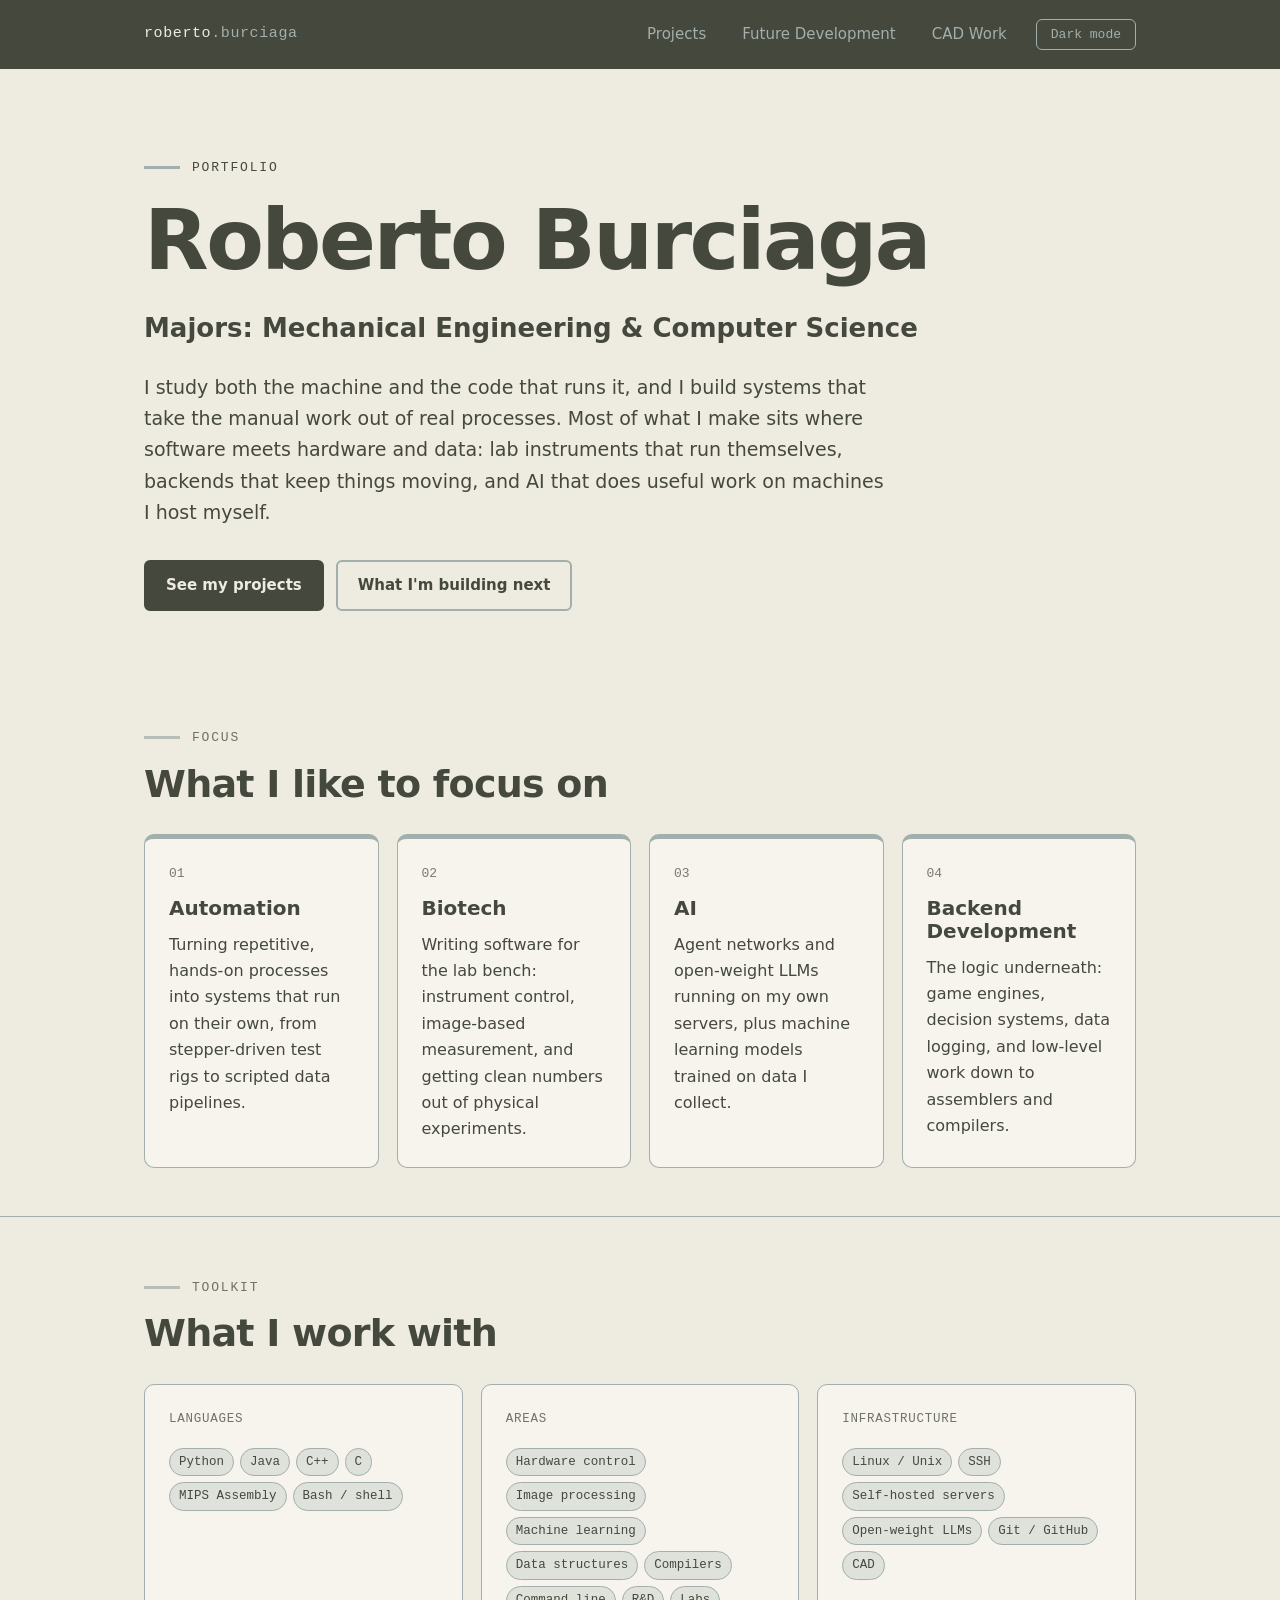
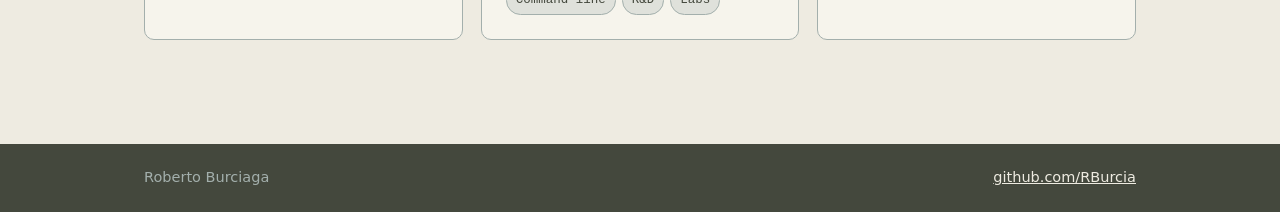
<file: index.html>
<!DOCTYPE html>
<html lang="en">
<head>
  <meta charset="utf-8">
  <meta name="viewport" content="width=device-width, initial-scale=1">
  <title>Roberto Burciaga</title>
  <meta name="description" content="Roberto Burciaga — Mechanical Engineering and Computer Science student focused on automation, biotech, AI, and backend development.">
  <link rel="stylesheet" href="styles.css">
  <script src="theme.js"></script>
  <script src="swipe.js" defer></script>
</head>
<body>
  <header class="topbar">
    <div class="wrap">
      <a class="brand" href="index.html">roberto<span>.burciaga</span></a>
      <nav class="tabs" aria-label="Main">
        <a href="projects.html">Projects</a>
        <a href="future.html">Future Development</a>
        <a href="cad.html">CAD Work</a>
        <button class="theme-toggle" id="theme-toggle" type="button" aria-label="Switch colour mode">Dark mode</button>
      </nav>
    </div>
  </header>

  <main>
    <section class="hero">
      <div class="wrap">
        <p class="eyebrow reveal" style="--step:0">Portfolio</p>
        <h1 class="reveal" style="--step:0">Roberto Burciaga</h1>
        <p class="major reveal" style="--step:1">Majors: Mechanical Engineering &amp; Computer Science</p>
        <p class="lede reveal" style="--step:2">
          I study both the machine and the code that runs it, and I build systems that take the
          manual work out of real processes. Most of what I make sits where software meets hardware and data: lab instruments that run themselves,
          backends that keep things moving, and AI that does useful work on machines I host myself.
        </p>
        <div class="cta reveal" style="--step:3">
          <a class="btn solid" href="projects.html">See my projects</a>
          <a class="btn ghost" href="future.html">What I'm building next</a>
        </div>
      </div>
    </section>

    <section class="section">
      <div class="wrap">
        <div class="section-head">
          <p class="eyebrow">Focus</p>
          <h2>What I like to focus on</h2>
        </div>
        <div class="grid four">
          <article class="card focus">
            <span class="num">01</span>
            <h3>Automation</h3>
            <p>Turning repetitive, hands-on processes into systems that run on their own, from stepper-driven test rigs to scripted data pipelines.</p>
          </article>
          <article class="card focus">
            <span class="num">02</span>
            <h3>Biotech</h3>
            <p>Writing software for the lab bench: instrument control, image-based measurement, and getting clean numbers out of physical experiments.</p>
          </article>
          <article class="card focus">
            <span class="num">03</span>
            <h3>AI</h3>
            <p>Agent networks and open-weight LLMs running on my own servers, plus machine learning models trained on data I collect.</p>
          </article>
          <article class="card focus">
            <span class="num">04</span>
            <h3>Backend Development</h3>
            <p>The logic underneath: game engines, decision systems, data logging, and low-level work down to assemblers and compilers.</p>
          </article>
        </div>
      </div>
    </section>

    <section class="section">
      <div class="wrap">
        <div class="section-head">
          <p class="eyebrow">Toolkit</p>
          <h2>What I work with</h2>
        </div>
        <div class="grid three">
          <div class="card">
            <span class="meta">Languages</span>
            <div class="tags">
              <span class="tag">Python</span><span class="tag">Java</span><span class="tag">C++</span><span class="tag">C</span><span class="tag">MIPS Assembly</span><span class="tag">Bash / shell</span>
            </div>
          </div>
          <div class="card">
            <span class="meta">Areas</span>
            <div class="tags">
              <span class="tag">Hardware control</span><span class="tag">Image processing</span><span class="tag">Machine learning</span><span class="tag">Data structures</span><span class="tag">Compilers</span><span class="tag">Command line</span><span class="tag">R&amp;D</span><span class="tag">Labs</span>
            </div>
          </div>
          <div class="card">
            <span class="meta">Infrastructure</span>
            <div class="tags">
              <span class="tag">Linux / Unix</span><span class="tag">SSH</span><span class="tag">Self-hosted servers</span><span class="tag">Open-weight LLMs</span><span class="tag">Git / GitHub</span><span class="tag">CAD</span>
            </div>
          </div>
        </div>
      </div>
    </section>
  </main>

  <footer>
    <div class="wrap">
      <span>Roberto Burciaga</span>
      <a href="https://github.com/RBurcia">github.com/RBurcia</a>
    </div>
  </footer>
</body>
</html>
</file>
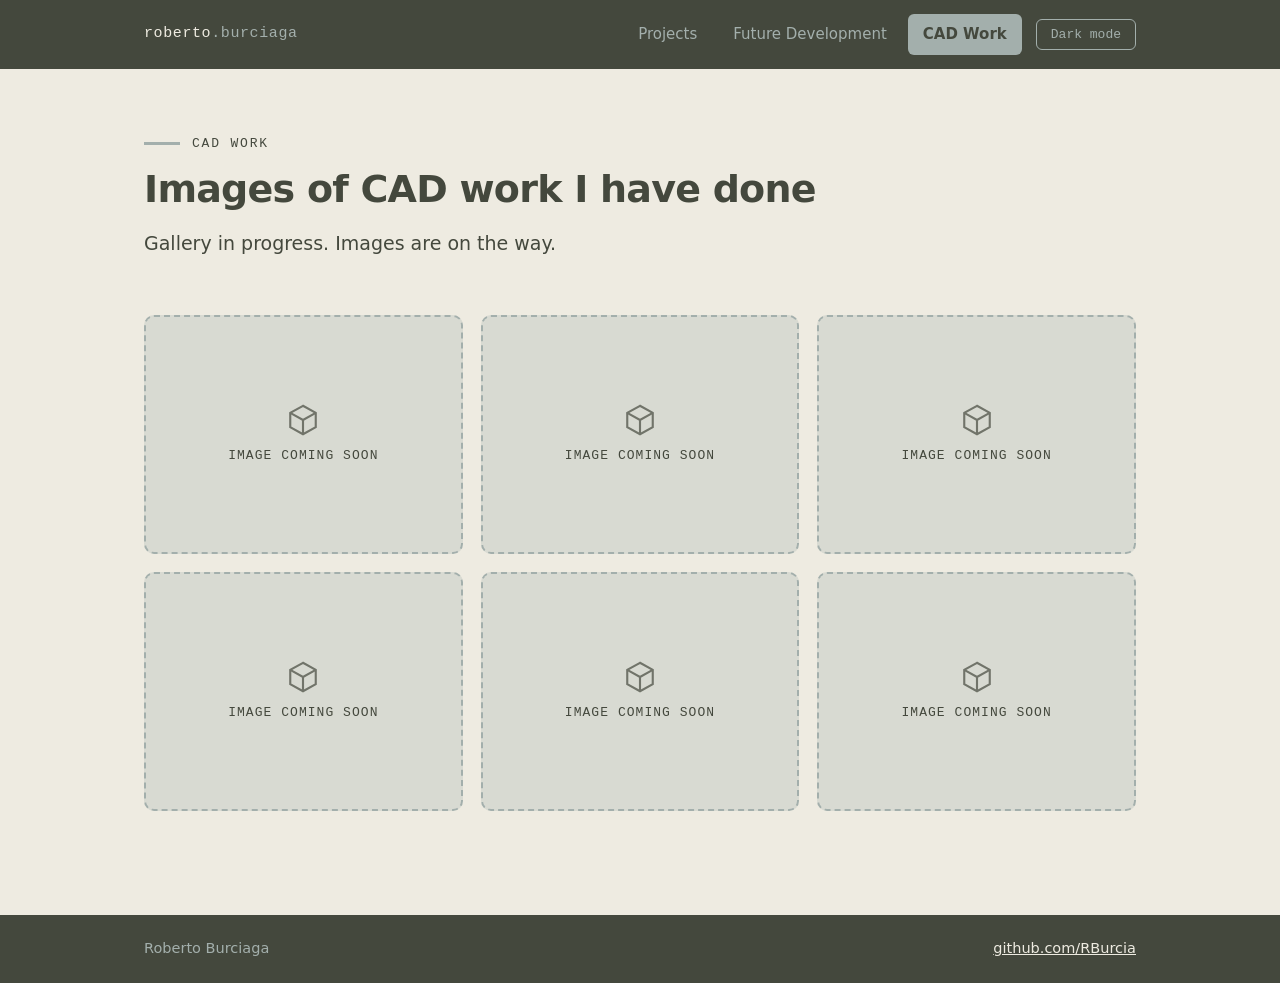
<file: cad.html>
<!DOCTYPE html>
<html lang="en">
<head>
  <meta charset="utf-8">
  <meta name="viewport" content="width=device-width, initial-scale=1">
  <title>CAD Work — Roberto Burciaga</title>
  <link rel="stylesheet" href="styles.css">
  <script src="theme.js"></script>
  <script src="swipe.js" defer></script>
</head>
<body>
  <header class="topbar">
    <div class="wrap">
      <a class="brand" href="index.html">roberto<span>.burciaga</span></a>
      <nav class="tabs" aria-label="Main">
        <a href="projects.html">Projects</a>
        <a href="future.html">Future Development</a>
        <a href="cad.html" class="active" aria-current="page">CAD Work</a>
        <button class="theme-toggle" id="theme-toggle" type="button" aria-label="Switch colour mode">Dark mode</button>
      </nav>
    </div>
  </header>

  <main>
    <section class="page-head">
      <div class="wrap">
        <p class="eyebrow reveal" style="--step:0">CAD work</p>
        <h2 class="reveal" style="--step:0">Images of CAD work I have done</h2>
        <p class="sub reveal" style="--step:1">Gallery in progress. Images are on the way.</p>
      </div>
    </section>

    <section class="section reveal" style="--step:2">
      <div class="wrap">
        <!--
          TO ADD AN IMAGE:
          1. Put the file in the assets/cad/ folder (e.g. assets/cad/bracket.png).
          2. Replace one <div class="placeholder">...</div> block below with:

             <figure>
               <img src="assets/cad/bracket.png" alt="Short description of the part">
               <figcaption>Part name — what it is for</figcaption>
             </figure>
        -->
        <div class="gallery">
          <div class="placeholder">
            <svg width="34" height="34" viewBox="0 0 24 24" fill="none" stroke="currentColor" stroke-width="1.5" aria-hidden="true"><path d="M12 2 3 7v10l9 5 9-5V7z"/><path d="M3 7l9 5 9-5M12 12v10"/></svg>
            Image coming soon
          </div>
          <div class="placeholder">
            <svg width="34" height="34" viewBox="0 0 24 24" fill="none" stroke="currentColor" stroke-width="1.5" aria-hidden="true"><path d="M12 2 3 7v10l9 5 9-5V7z"/><path d="M3 7l9 5 9-5M12 12v10"/></svg>
            Image coming soon
          </div>
          <div class="placeholder">
            <svg width="34" height="34" viewBox="0 0 24 24" fill="none" stroke="currentColor" stroke-width="1.5" aria-hidden="true"><path d="M12 2 3 7v10l9 5 9-5V7z"/><path d="M3 7l9 5 9-5M12 12v10"/></svg>
            Image coming soon
          </div>
          <div class="placeholder">
            <svg width="34" height="34" viewBox="0 0 24 24" fill="none" stroke="currentColor" stroke-width="1.5" aria-hidden="true"><path d="M12 2 3 7v10l9 5 9-5V7z"/><path d="M3 7l9 5 9-5M12 12v10"/></svg>
            Image coming soon
          </div>
          <div class="placeholder">
            <svg width="34" height="34" viewBox="0 0 24 24" fill="none" stroke="currentColor" stroke-width="1.5" aria-hidden="true"><path d="M12 2 3 7v10l9 5 9-5V7z"/><path d="M3 7l9 5 9-5M12 12v10"/></svg>
            Image coming soon
          </div>
          <div class="placeholder">
            <svg width="34" height="34" viewBox="0 0 24 24" fill="none" stroke="currentColor" stroke-width="1.5" aria-hidden="true"><path d="M12 2 3 7v10l9 5 9-5V7z"/><path d="M3 7l9 5 9-5M12 12v10"/></svg>
            Image coming soon
          </div>
        </div>
      </div>
    </section>
  </main>

  <footer>
    <div class="wrap">
      <span>Roberto Burciaga</span>
      <a href="https://github.com/RBurcia">github.com/RBurcia</a>
    </div>
  </footer>
</body>
</html>
</file>
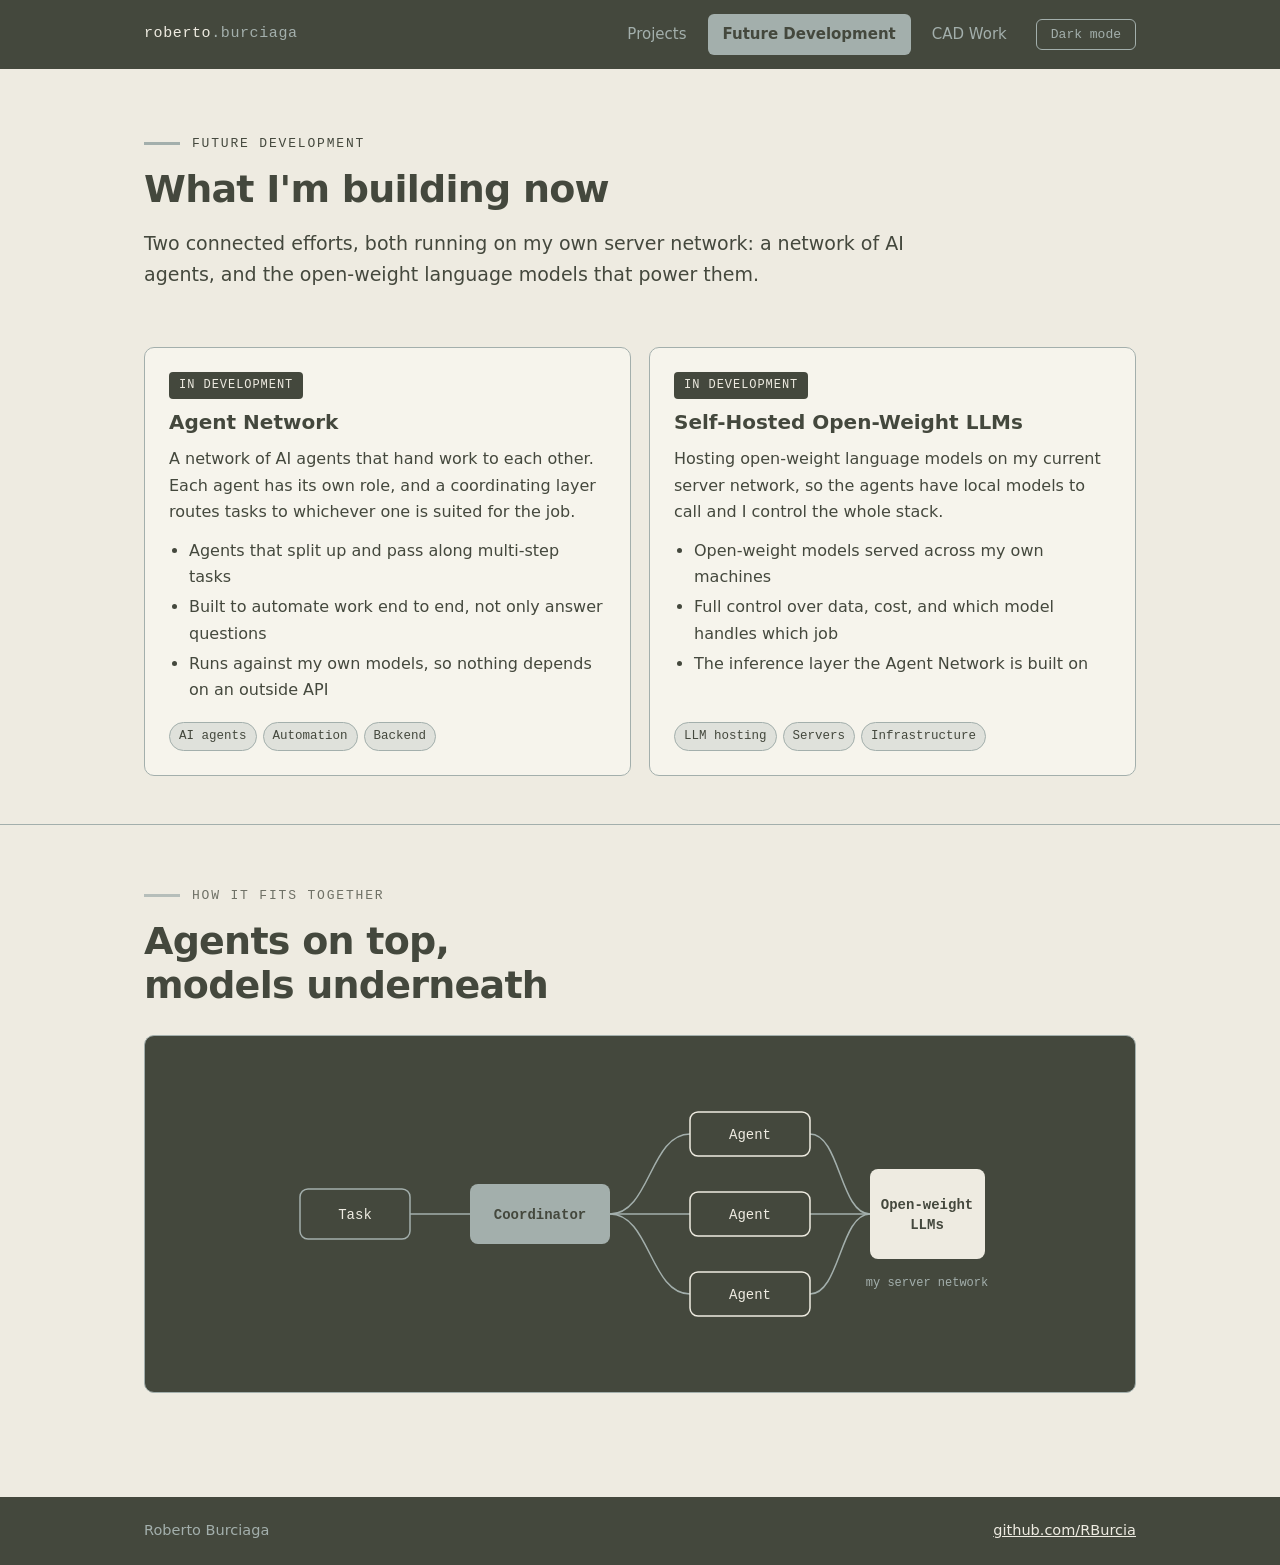
<file: future.html>
<!DOCTYPE html>
<html lang="en">
<head>
  <meta charset="utf-8">
  <meta name="viewport" content="width=device-width, initial-scale=1">
  <title>Future Development — Roberto Burciaga</title>
  <link rel="stylesheet" href="styles.css">
  <script src="theme.js"></script>
  <script src="swipe.js" defer></script>
</head>
<body>
  <header class="topbar">
    <div class="wrap">
      <a class="brand" href="index.html">roberto<span>.burciaga</span></a>
      <nav class="tabs" aria-label="Main">
        <a href="projects.html">Projects</a>
        <a href="future.html" class="active" aria-current="page">Future Development</a>
        <a href="cad.html">CAD Work</a>
        <button class="theme-toggle" id="theme-toggle" type="button" aria-label="Switch colour mode">Dark mode</button>
      </nav>
    </div>
  </header>

  <main>
    <section class="page-head">
      <div class="wrap">
        <p class="eyebrow reveal" style="--step:0">Future development</p>
        <h2 class="reveal" style="--step:0">What I'm building now</h2>
        <p class="sub reveal" style="--step:1">Two connected efforts, both running on my own server network: a network of AI agents, and the open-weight language models that power them.</p>
      </div>
    </section>

    <section class="section reveal" style="--step:2">
      <div class="wrap">
        <div class="grid two">
          <article class="card">
            <span class="status">In development</span>
            <h3>Agent Network</h3>
            <p>A network of AI agents that hand work to each other. Each agent has its own role, and a coordinating layer routes tasks to whichever one is suited for the job.</p>
            <ul>
              <li>Agents that split up and pass along multi-step tasks</li>
              <li>Built to automate work end to end, not only answer questions</li>
              <li>Runs against my own models, so nothing depends on an outside API</li>
            </ul>
            <div class="tags">
              <span class="tag">AI agents</span><span class="tag">Automation</span><span class="tag">Backend</span>
            </div>
          </article>

          <article class="card">
            <span class="status">In development</span>
            <h3>Self-Hosted Open-Weight LLMs</h3>
            <p>Hosting open-weight language models on my current server network, so the agents have local models to call and I control the whole stack.</p>
            <ul>
              <li>Open-weight models served across my own machines</li>
              <li>Full control over data, cost, and which model handles which job</li>
              <li>The inference layer the Agent Network is built on</li>
            </ul>
            <div class="tags">
              <span class="tag">LLM hosting</span><span class="tag">Servers</span><span class="tag">Infrastructure</span>
            </div>
          </article>
        </div>
      </div>
    </section>

    <section class="section reveal" style="--step:3">
      <div class="wrap">
        <div class="section-head">
          <p class="eyebrow">How it fits together</p>
          <h2>Agents on top, models underneath</h2>
        </div>
        <div class="diagram">
          <svg viewBox="0 0 720 300" width="720" role="img" aria-label="Diagram: tasks enter a coordinator, which routes them to agents, which call open-weight LLMs hosted on the server network.">
            <g fill="none" stroke="#A3AFAC" stroke-width="1.5">
              <path d="M130 150 H190"/>
              <path d="M330 150 C370 150 370 70 410 70"/>
              <path d="M330 150 H410"/>
              <path d="M330 150 C370 150 370 230 410 230"/>
              <path d="M530 70 C560 70 560 150 590 150"/>
              <path d="M530 150 H590"/>
              <path d="M530 230 C560 230 560 150 590 150"/>
            </g>
            <g font-family="Consolas, 'Cascadia Code', monospace" font-size="14" text-anchor="middle">
              <rect x="20" y="125" width="110" height="50" rx="8" fill="none" stroke="#A3AFAC" stroke-width="1.5"/>
              <text x="75" y="155" fill="#EEEBE1">Task</text>

              <rect x="190" y="120" width="140" height="60" rx="8" fill="#A3AFAC"/>
              <text x="260" y="155" fill="#44483D" font-weight="700">Coordinator</text>

              <rect x="410" y="48" width="120" height="44" rx="8" fill="none" stroke="#EEEBE1" stroke-width="1.5"/>
              <text x="470" y="75" fill="#EEEBE1">Agent</text>
              <rect x="410" y="128" width="120" height="44" rx="8" fill="none" stroke="#EEEBE1" stroke-width="1.5"/>
              <text x="470" y="155" fill="#EEEBE1">Agent</text>
              <rect x="410" y="208" width="120" height="44" rx="8" fill="none" stroke="#EEEBE1" stroke-width="1.5"/>
              <text x="470" y="235" fill="#EEEBE1">Agent</text>

              <rect x="590" y="105" width="115" height="90" rx="8" fill="#EEEBE1"/>
              <text x="647" y="145" fill="#44483D" font-weight="700">Open-weight</text>
              <text x="647" y="165" fill="#44483D" font-weight="700">LLMs</text>

              <text x="647" y="222" fill="#A3AFAC" font-size="12">my server network</text>
            </g>
          </svg>
        </div>
      </div>
    </section>
  </main>

  <footer>
    <div class="wrap">
      <span>Roberto Burciaga</span>
      <a href="https://github.com/RBurcia">github.com/RBurcia</a>
    </div>
  </footer>
</body>
</html>
</file>
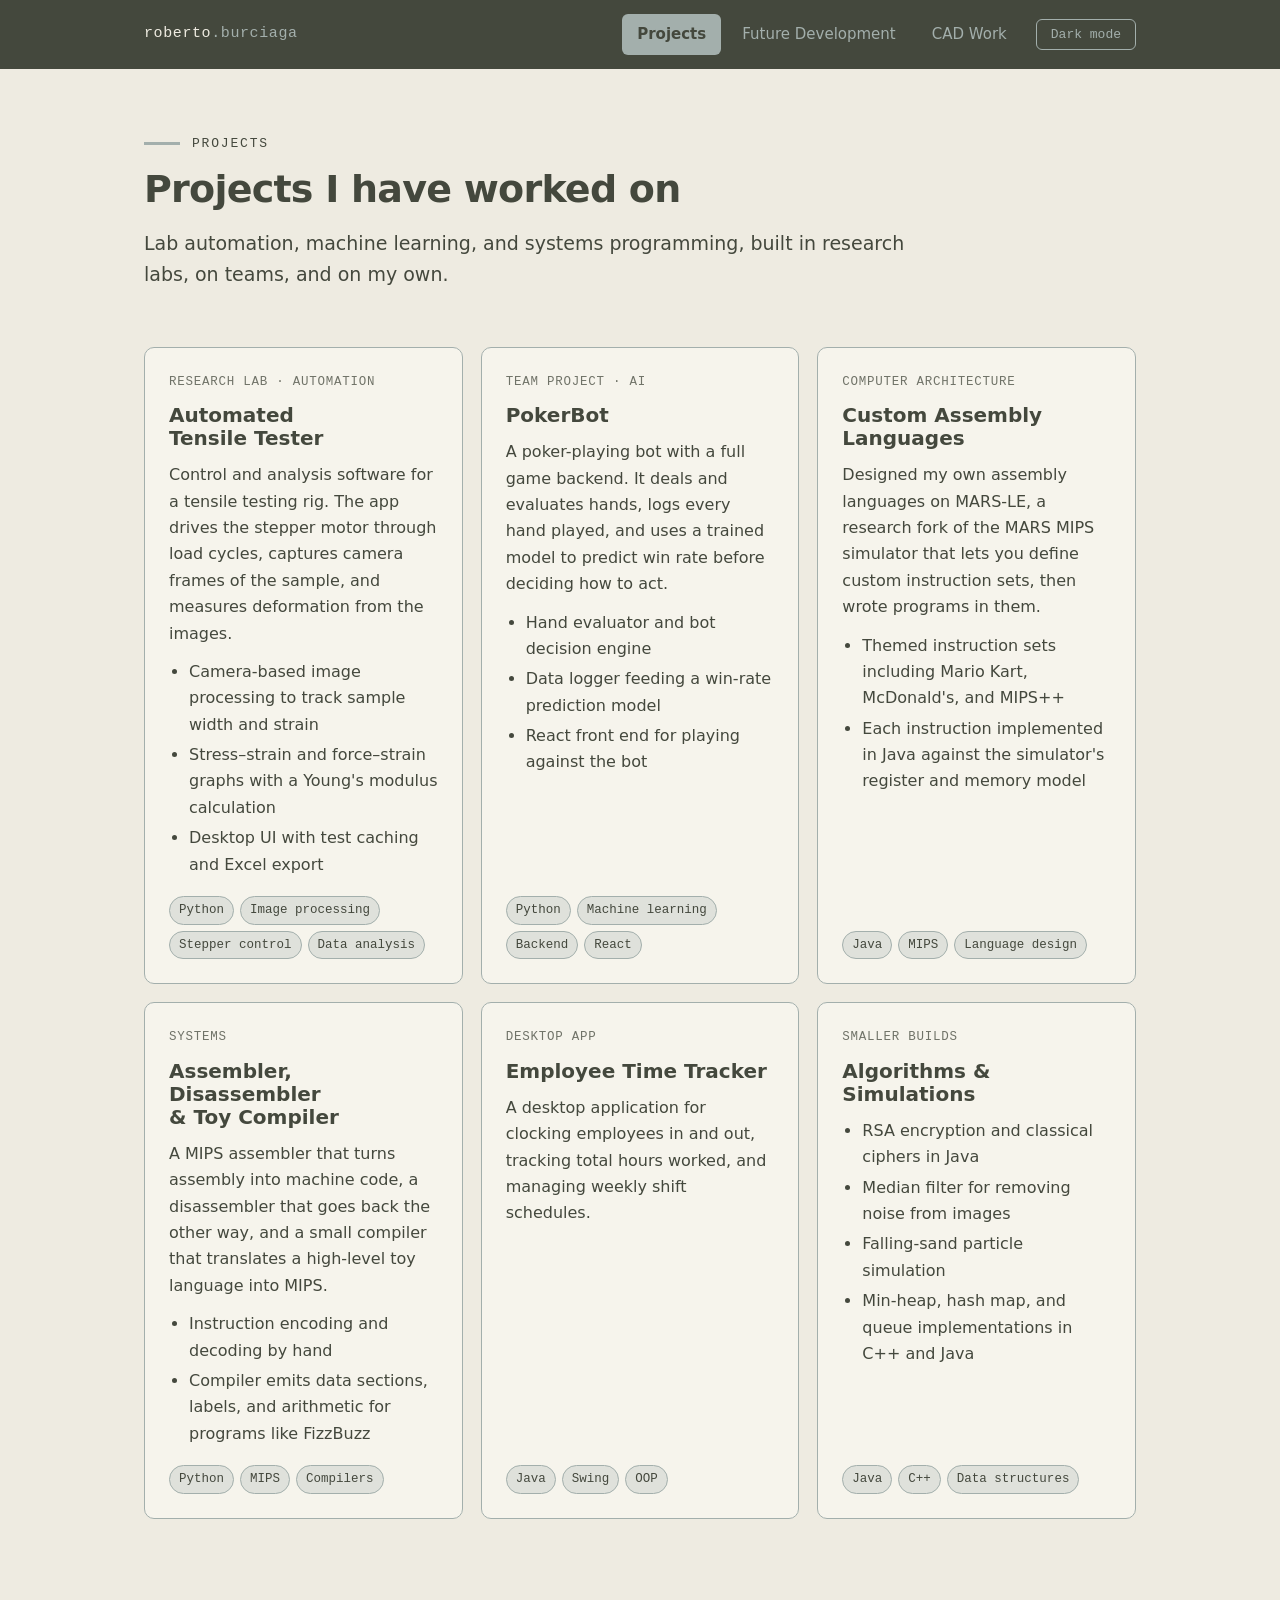
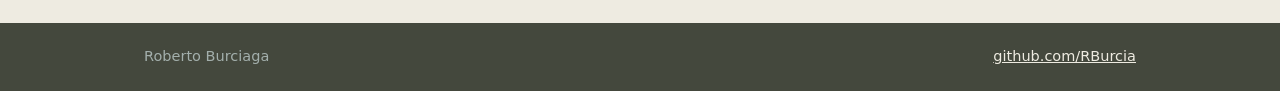
<file: projects.html>
<!DOCTYPE html>
<html lang="en">
<head>
  <meta charset="utf-8">
  <meta name="viewport" content="width=device-width, initial-scale=1">
  <title>Projects — Roberto Burciaga</title>
  <link rel="stylesheet" href="styles.css">
  <script src="theme.js"></script>
  <script src="swipe.js" defer></script>
</head>
<body>
  <header class="topbar">
    <div class="wrap">
      <a class="brand" href="index.html">roberto<span>.burciaga</span></a>
      <nav class="tabs" aria-label="Main">
        <a href="projects.html" class="active" aria-current="page">Projects</a>
        <a href="future.html">Future Development</a>
        <a href="cad.html">CAD Work</a>
        <button class="theme-toggle" id="theme-toggle" type="button" aria-label="Switch colour mode">Dark mode</button>
      </nav>
    </div>
  </header>

  <main>
    <section class="page-head">
      <div class="wrap">
        <p class="eyebrow reveal" style="--step:0">Projects</p>
        <h2 class="reveal" style="--step:0">Projects I have worked on</h2>
        <p class="sub reveal" style="--step:1">Lab automation, machine learning, and systems programming, built in research labs, on teams, and on my own.</p>
      </div>
    </section>

    <section class="section reveal" style="--step:2">
      <div class="wrap">
        <div class="grid two">

          <article class="card">
            <span class="meta">Research lab · Automation</span>
            <h3>Automated Tensile Tester</h3>
            <p>Control and analysis software for a tensile testing rig. The app drives the stepper motor through load cycles, captures camera frames of the sample, and measures deformation from the images.</p>
            <ul>
              <li>Camera-based image processing to track sample width and strain</li>
              <li>Stress–strain and force–strain graphs with a Young's modulus calculation</li>
              <li>Desktop UI with test caching and Excel export</li>
            </ul>
            <div class="tags">
              <span class="tag">Python</span><span class="tag">Image processing</span><span class="tag">Stepper control</span><span class="tag">Data analysis</span>
            </div>
          </article>

          <article class="card">
            <span class="meta">Team project · AI</span>
            <h3>PokerBot</h3>
            <p>A poker-playing bot with a full game backend. It deals and evaluates hands, logs every hand played, and uses a trained model to predict win rate before deciding how to act.</p>
            <ul>
              <li>Hand evaluator and bot decision engine</li>
              <li>Data logger feeding a win-rate prediction model</li>
              <li>React front end for playing against the bot</li>
            </ul>
            <div class="tags">
              <span class="tag">Python</span><span class="tag">Machine learning</span><span class="tag">Backend</span><span class="tag">React</span>
            </div>
          </article>

          <article class="card">
            <span class="meta">Computer architecture</span>
            <h3>Custom Assembly Languages</h3>
            <p>Designed my own assembly languages on MARS-LE, a research fork of the MARS MIPS simulator that lets you define custom instruction sets, then wrote programs in them.</p>
            <ul>
              <li>Themed instruction sets including Mario Kart, McDonald's, and MIPS++</li>
              <li>Each instruction implemented in Java against the simulator's register and memory model</li>
            </ul>
            <div class="tags">
              <span class="tag">Java</span><span class="tag">MIPS</span><span class="tag">Language design</span>
            </div>
          </article>

          <article class="card">
            <span class="meta">Systems</span>
            <h3>Assembler, Disassembler &amp; Toy Compiler</h3>
            <p>A MIPS assembler that turns assembly into machine code, a disassembler that goes back the other way, and a small compiler that translates a high-level toy language into MIPS.</p>
            <ul>
              <li>Instruction encoding and decoding by hand</li>
              <li>Compiler emits data sections, labels, and arithmetic for programs like FizzBuzz</li>
            </ul>
            <div class="tags">
              <span class="tag">Python</span><span class="tag">MIPS</span><span class="tag">Compilers</span>
            </div>
          </article>

          <article class="card">
            <span class="meta">Desktop app</span>
            <h3>Employee Time Tracker</h3>
            <p>A desktop application for clocking employees in and out, tracking total hours worked, and managing weekly shift schedules.</p>
            <div class="tags">
              <span class="tag">Java</span><span class="tag">Swing</span><span class="tag">OOP</span>
            </div>
          </article>

          <article class="card">
            <span class="meta">Smaller builds</span>
            <h3>Algorithms &amp; Simulations</h3>
            <ul>
              <li>RSA encryption and classical ciphers in Java</li>
              <li>Median filter for removing noise from images</li>
              <li>Falling-sand particle simulation</li>
              <li>Min-heap, hash map, and queue implementations in C++ and Java</li>
            </ul>
            <div class="tags">
              <span class="tag">Java</span><span class="tag">C++</span><span class="tag">Data structures</span>
            </div>
          </article>

        </div>
      </div>
    </section>
  </main>

  <footer>
    <div class="wrap">
      <span>Roberto Burciaga</span>
      <a href="https://github.com/RBurcia">github.com/RBurcia</a>
    </div>
  </footer>
</body>
</html>
</file>
<file: styles.css>
/* Sherwin-Williams palette
   SW 9581 Cotton     #EEEBE1  main / background
   SW 9643 Eventide   #A3AFAC  primary accent
   SW 6209 Ripe Olive #44483D  second accent / body text */
:root {
  --cotton: #EEEBE1;
  --eventide: #A3AFAC;
  --olive: #44483D;
  --cotton-light: #F6F4EC;
  --eventide-soft: rgba(163, 175, 172, 0.28);

  /* Light mode (default): Cotton page, Ripe Olive text and bars */
  --bg: var(--cotton);
  --text: var(--olive);
  --surface: var(--cotton-light);
  --bar-bg: var(--olive);
  --bar-text: var(--eventide);
  --bar-strong: var(--cotton);
  --bar-active-bg: var(--eventide);
  --bar-active-text: var(--olive);
  --sans: "Segoe UI", system-ui, -apple-system, "Helvetica Neue", Arial, sans-serif;
  --mono: "Cascadia Code", "SF Mono", Consolas, "Liberation Mono", monospace;
}

/* Dark mode: Cotton and Ripe Olive trade places; Eventide moves to the bars */
:root[data-theme="dark"] {
  --bg: var(--olive);
  --text: var(--cotton);
  --surface: #4E5246;
  --bar-bg: var(--eventide);
  --bar-text: var(--olive);
  --bar-strong: var(--olive);
  --bar-active-bg: var(--olive);
  --bar-active-text: var(--cotton);
}

* { box-sizing: border-box; }

html { scroll-behavior: smooth; }

body {
  margin: 0;
  background: var(--bg);
  color: var(--text);
  font-family: var(--sans);
  transition: background 0.2s, color 0.2s;
  font-size: 17px;
  line-height: 1.65;
  min-height: 100vh;
  display: flex;
  flex-direction: column;
}

main { flex: 1; }

.wrap {
  width: 100%;
  max-width: 1040px;
  margin: 0 auto;
  padding: 0 24px;
}

/* ---------- Top bar ---------- */
.topbar {
  background: var(--bar-bg);
  position: sticky;
  top: 0;
  z-index: 10;
}
.topbar .wrap {
  display: flex;
  align-items: center;
  justify-content: space-between;
  gap: 16px;
  flex-wrap: wrap;
  padding-top: 14px;
  padding-bottom: 14px;
}
.brand {
  font-family: var(--mono);
  font-size: 15px;
  letter-spacing: 0.04em;
  color: var(--bar-strong);
  text-decoration: none;
}
.brand span { color: var(--bar-text); }

.tabs { display: flex; gap: 6px; flex-wrap: wrap; align-items: center; }
.tabs a, .theme-toggle {
  color: var(--bar-text);
  text-decoration: none;
  font-size: 15px;
  padding: 7px 14px;
  border-radius: 6px;
  border: 1px solid transparent;
  transition: background 0.15s, color 0.15s, border-color 0.15s;
}
.tabs a:hover { border-color: var(--bar-text); color: var(--bar-strong); }
.tabs a.active { background: var(--bar-active-bg); color: var(--bar-active-text); font-weight: 600; }
.theme-toggle {
  font-family: var(--mono);
  font-size: 13px;
  background: transparent;
  border-color: var(--bar-text);
  margin-left: 8px;
  cursor: pointer;
}
.theme-toggle:hover { background: var(--bar-active-bg); color: var(--bar-active-text); }
.tabs a:focus-visible, .brand:focus-visible, .theme-toggle:focus-visible {
  outline: 2px solid var(--bar-strong);
  outline-offset: 2px;
}
.btn:focus-visible { outline: 2px solid var(--text); outline-offset: 2px; }

/* ---------- Shared type ---------- */
.eyebrow {
  font-family: var(--mono);
  font-size: 13px;
  letter-spacing: 0.14em;
  text-transform: uppercase;
  color: var(--text);
  opacity: 0.75;
  margin: 0 0 14px;
  display: flex;
  align-items: center;
  gap: 12px;
}
.eyebrow::before {
  content: "";
  width: 36px;
  height: 3px;
  background: var(--eventide);
}

h1, h2, h3 { line-height: 1.15; margin: 0; text-wrap: balance; }
h1 { font-size: clamp(44px, 8vw, 84px); font-weight: 700; letter-spacing: -0.03em; }
h2 { font-size: clamp(28px, 4vw, 38px); letter-spacing: -0.02em; }
h3 { font-size: 20px; }
p { margin: 0; }

/* ---------- Home hero ---------- */
.hero { padding: 88px 0 56px; }
.hero .major {
  margin-top: 18px;
  font-size: clamp(20px, 3vw, 26px);
  font-weight: 600;
}
.hero .lede { margin-top: 22px; max-width: 62ch; font-size: 19px; }

.cta { margin-top: 32px; display: flex; gap: 12px; flex-wrap: wrap; }
.btn {
  display: inline-block;
  padding: 11px 20px;
  border-radius: 6px;
  text-decoration: none;
  font-weight: 600;
  font-size: 15px;
  border: 2px solid var(--text);
  transition: background 0.15s, color 0.15s;
}
.btn.solid { background: var(--text); color: var(--bg); }
.btn.solid:hover { background: transparent; color: var(--text); }
.btn.ghost { color: var(--text); border-color: var(--eventide); }
.btn.ghost:hover { background: var(--eventide); color: var(--olive); }

/* ---------- Sections & cards ---------- */
.section { padding: 48px 0; }
.section + .section { border-top: 1px solid var(--eventide); }
.section-head { margin-bottom: 28px; max-width: 64ch; }
.section-head p { margin-top: 12px; }

.page-head { padding: 64px 0 8px; }
.page-head p.sub { margin-top: 16px; max-width: 64ch; font-size: 19px; }

.grid { display: grid; gap: 18px; }
.grid.two { grid-template-columns: repeat(auto-fit, minmax(300px, 1fr)); }
.grid.four { grid-template-columns: repeat(auto-fit, minmax(220px, 1fr)); }
.grid.three { grid-template-columns: repeat(auto-fit, minmax(260px, 1fr)); }

.card {
  background: var(--surface);
  border: 1px solid var(--eventide);
  border-radius: 10px;
  padding: 24px;
  display: flex;
  flex-direction: column;
  gap: 12px;
}
.card.focus { border-top: 5px solid var(--eventide); }
.card.focus .num {
  font-family: var(--mono);
  font-size: 13px;
  opacity: 0.7;
}
.card p { font-size: 16px; }
.card .meta {
  font-family: var(--mono);
  font-size: 12.5px;
  letter-spacing: 0.06em;
  text-transform: uppercase;
  opacity: 0.75;
}
.card ul { margin: 0; padding-left: 20px; font-size: 16px; }
.card li + li { margin-top: 4px; }

.tags { display: flex; flex-wrap: wrap; gap: 6px; margin-top: auto; padding-top: 6px; }
/* Toolkit cards: tags sit right under the label instead of at the card bottom */
.card .meta + .tags { margin-top: 0; }
.tag {
  font-family: var(--mono);
  font-size: 12.5px;
  padding: 3px 9px;
  border-radius: 999px;
  background: var(--eventide-soft);
  border: 1px solid var(--eventide);
}

.status {
  align-self: flex-start;
  font-family: var(--mono);
  font-size: 12px;
  letter-spacing: 0.08em;
  text-transform: uppercase;
  padding: 4px 10px;
  border-radius: 4px;
  background: var(--text);
  color: var(--bg);
}

/* ---------- Future: network diagram ---------- */
.diagram {
  background: var(--olive);
  border: 1px solid var(--eventide);
  border-radius: 10px;
  padding: 28px 20px;
  margin-top: 8px;
  overflow-x: auto;
}
.diagram svg { display: block; margin: 0 auto; max-width: 100%; height: auto; min-width: 520px; }

/* ---------- CAD gallery ---------- */
.gallery { display: grid; gap: 18px; grid-template-columns: repeat(auto-fit, minmax(260px, 1fr)); }
.gallery figure { margin: 0; }
.gallery img {
  width: 100%;
  aspect-ratio: 4 / 3;
  object-fit: cover;
  border-radius: 10px;
  border: 1px solid var(--eventide);
  display: block;
}
.gallery figcaption { margin-top: 8px; font-size: 15px; }
.placeholder {
  aspect-ratio: 4 / 3;
  border: 2px dashed var(--eventide);
  border-radius: 10px;
  display: flex;
  flex-direction: column;
  align-items: center;
  justify-content: center;
  gap: 8px;
  font-family: var(--mono);
  font-size: 13px;
  letter-spacing: 0.08em;
  text-transform: uppercase;
  background: var(--eventide-soft);
}
.placeholder svg { opacity: 0.7; }

/* ---------- Footer ---------- */
footer {
  background: var(--bar-bg);
  color: var(--bar-text);
  margin-top: 56px;
  font-size: 14.5px;
}
footer .wrap {
  display: flex;
  justify-content: space-between;
  gap: 12px;
  flex-wrap: wrap;
  padding-top: 22px;
  padding-bottom: 22px;
}
footer a { color: var(--bar-strong); }

@media (max-width: 560px) {
  body { font-size: 16px; }
  .wrap { padding: 0 16px; }
  .hero { padding: 56px 0 40px; }
  .tabs a { padding: 6px 10px; font-size: 14px; }
}

/* ---------- Staged fade-in on load (every page) ---------- */
@keyframes fade-in { from { opacity: 0; } to { opacity: 1; } }
.reveal {
  opacity: 0;
  animation: fade-in 0.5s ease-out forwards;
  animation-delay: calc(0.2s + var(--step) * 0.5s);
}
@media (prefers-reduced-motion: reduce) {
  .reveal { opacity: 1; animation: none; }
}

/* ---------- Sideways swipe between sections (swipe.js) ---------- */
html { overscroll-behavior-x: none; }
main { transition: transform 0.22s ease-in, opacity 0.22s ease-in; }
main.leave-left { transform: translateX(-60px); opacity: 0; }
main.leave-right { transform: translateX(60px); opacity: 0; }
@media (prefers-reduced-motion: reduce) { main { transition: none; } }
</file>
